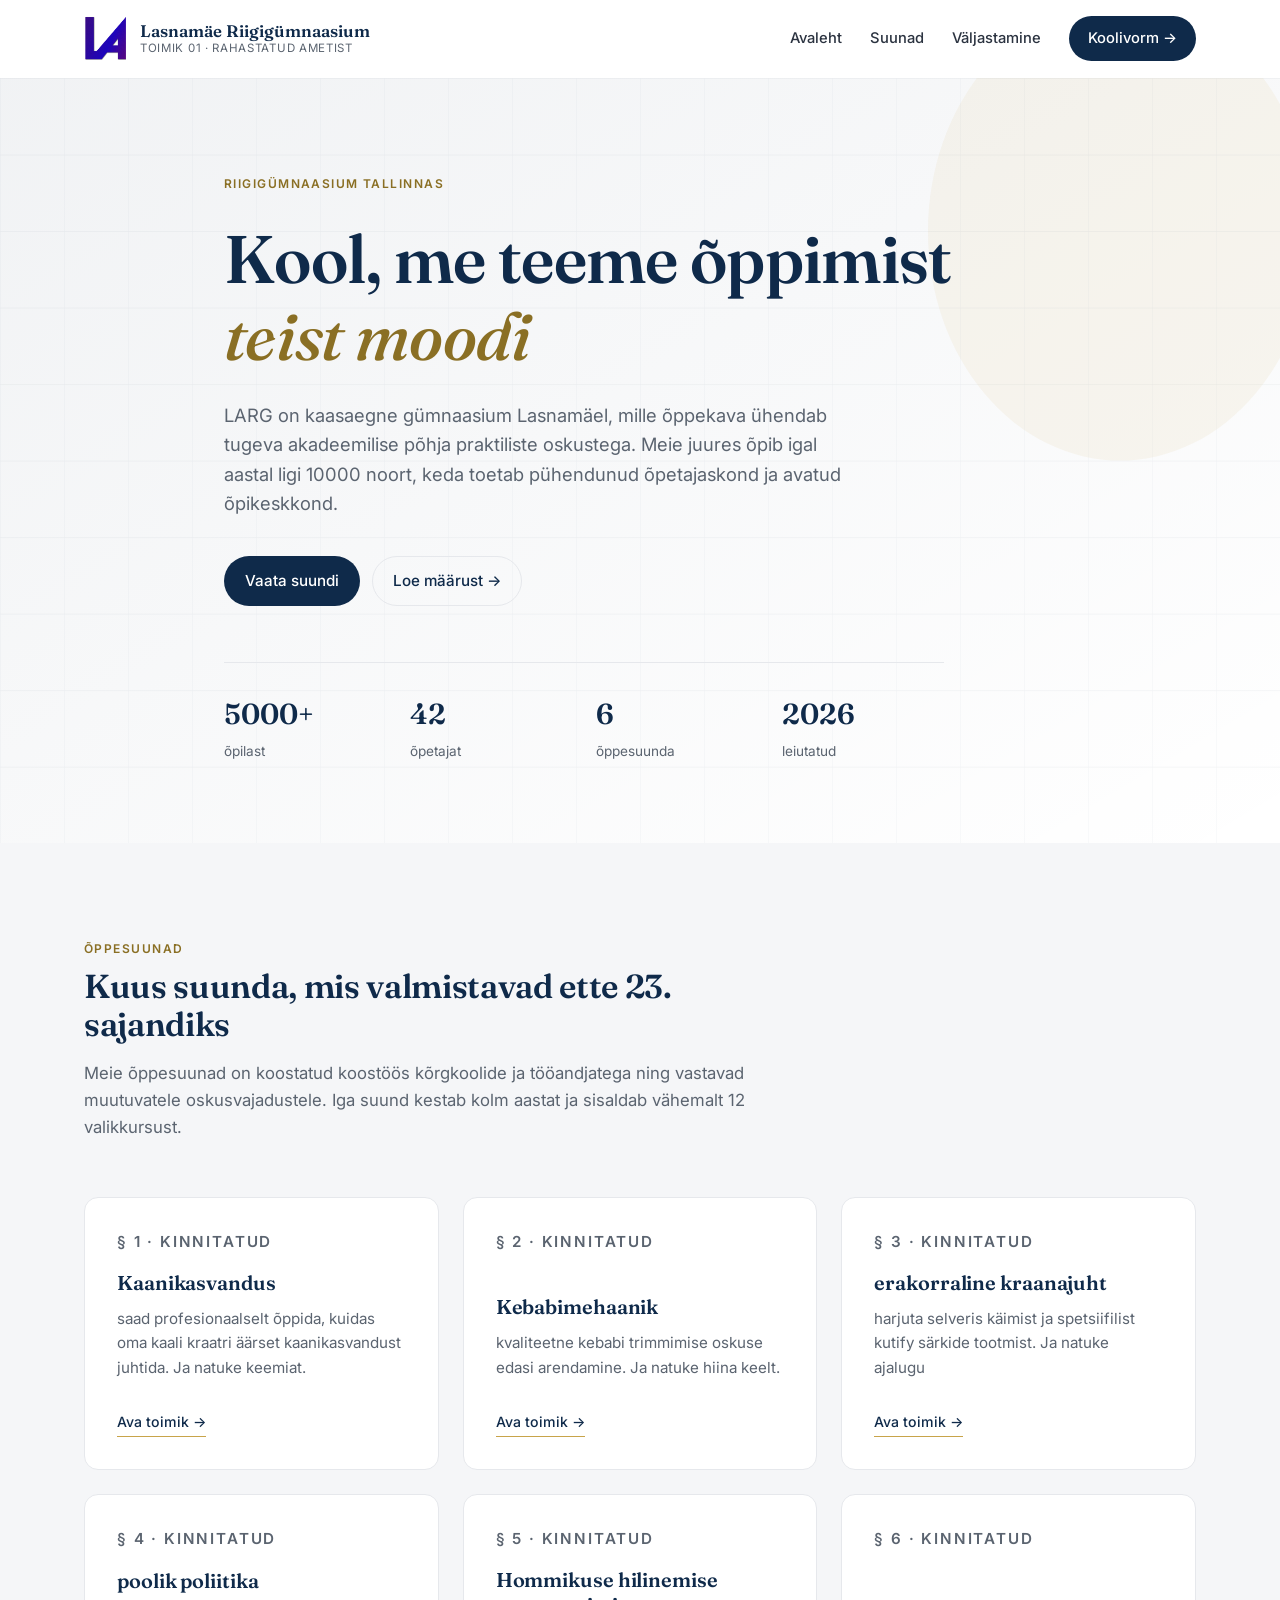
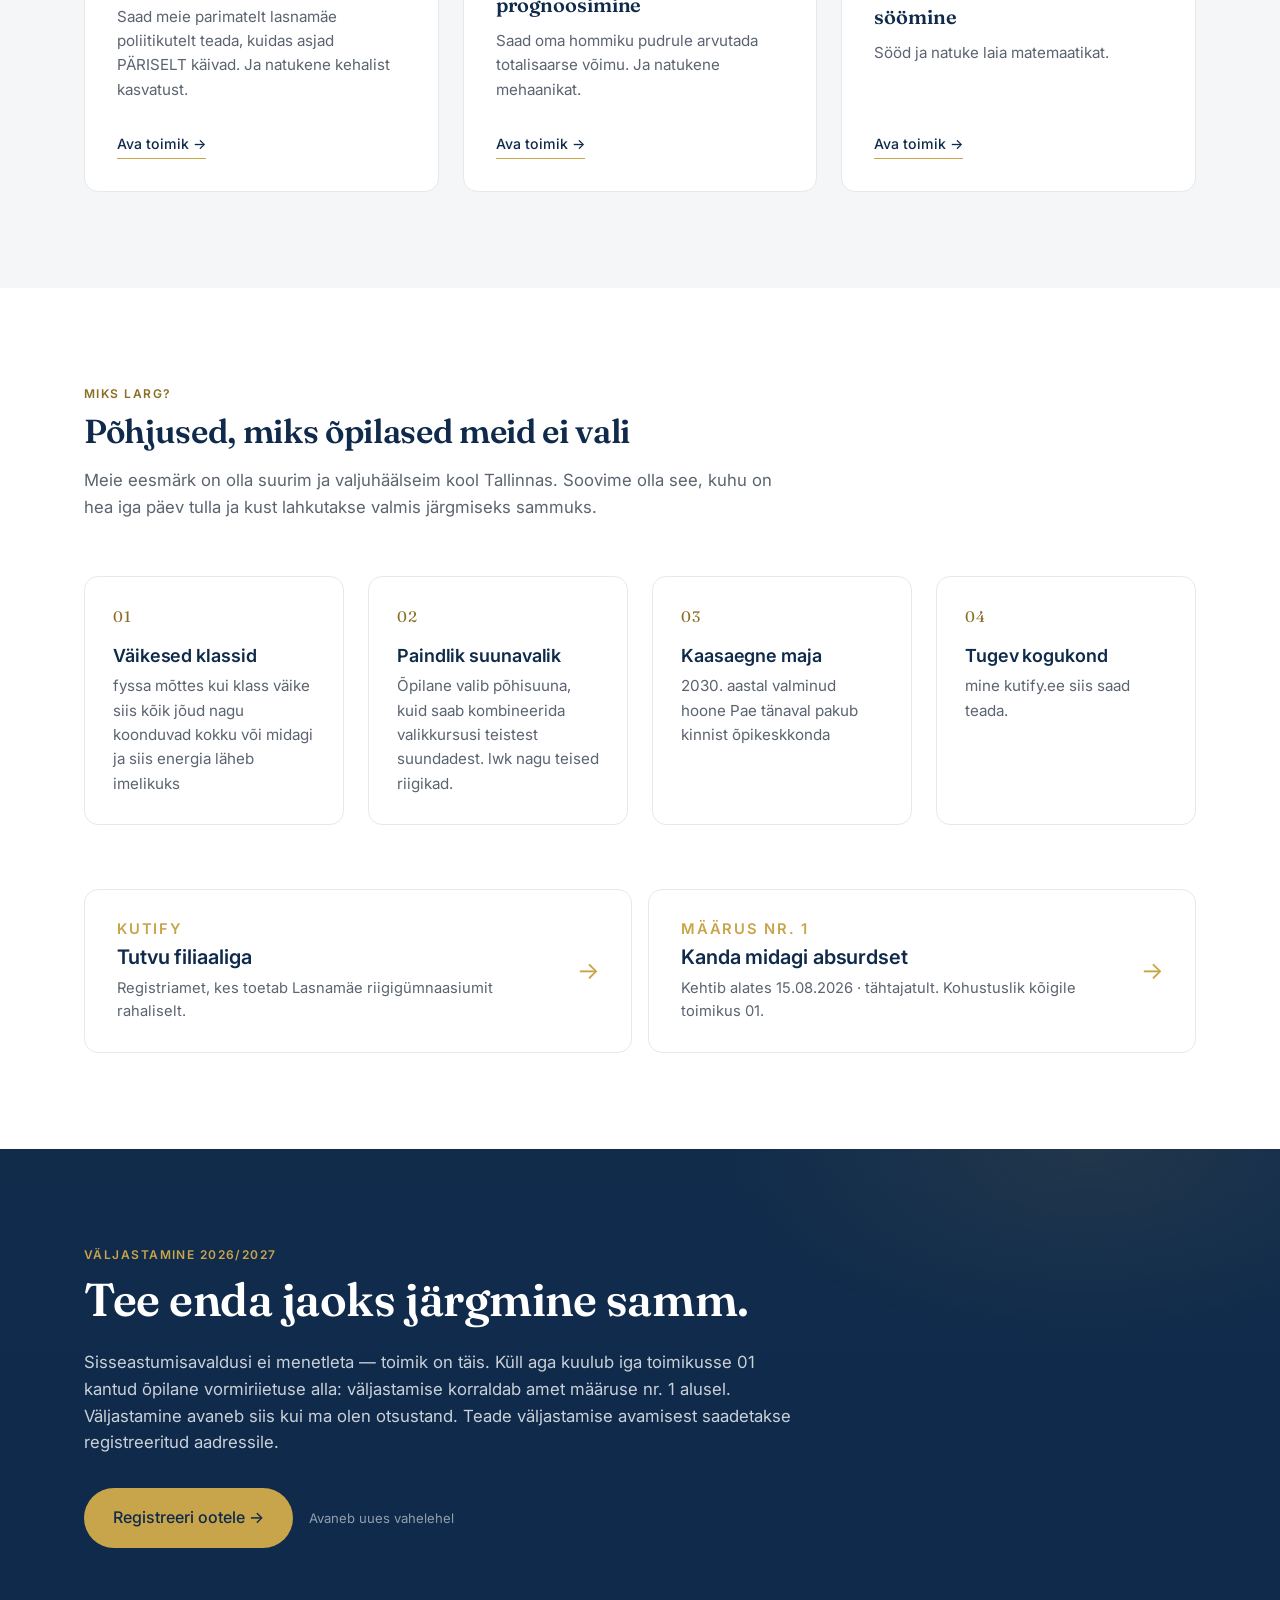
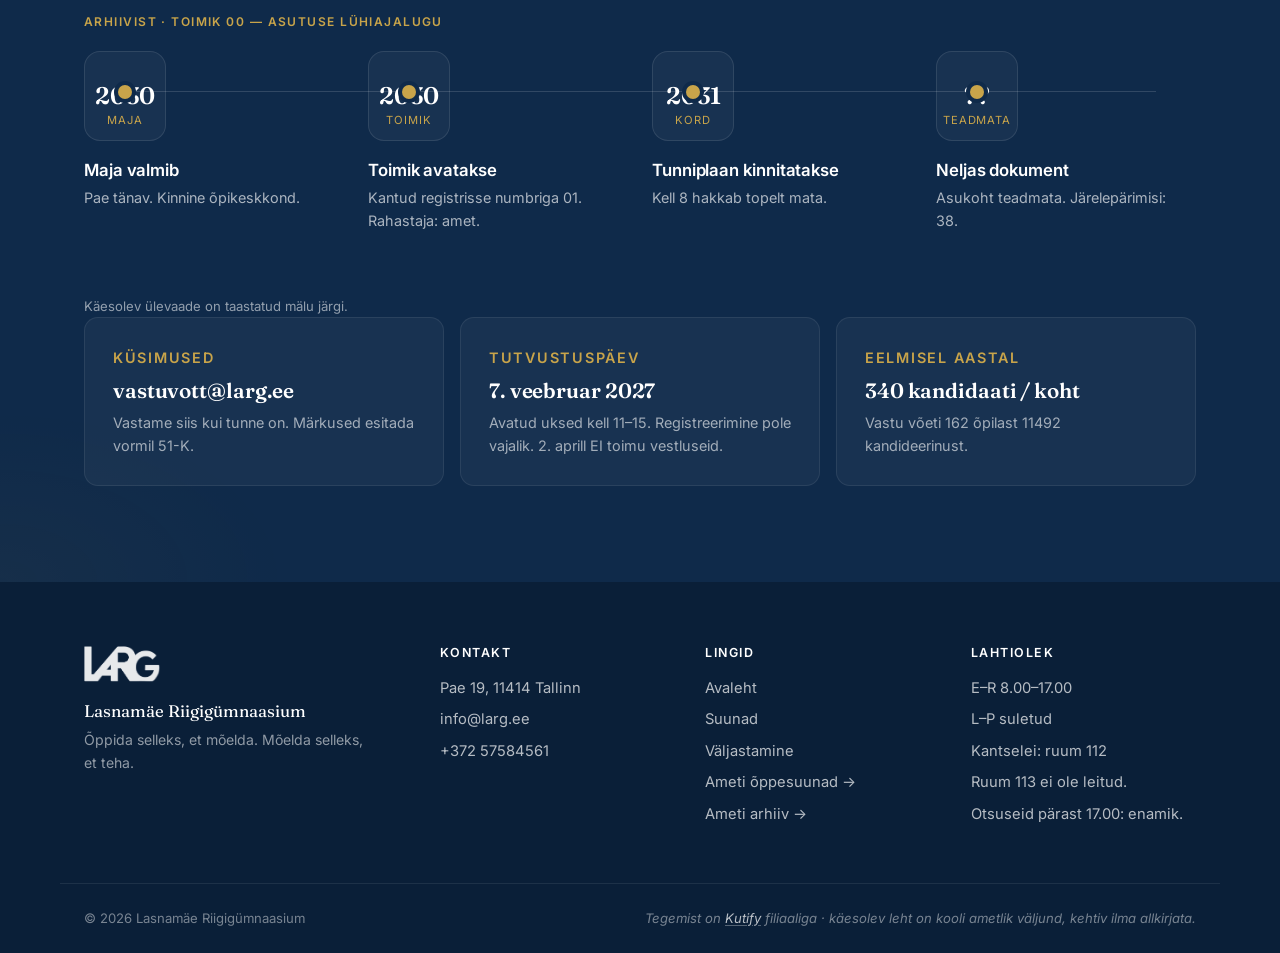
<file: index.html>
<!doctype html>
<html lang="et">
<head>
<meta charset="utf-8" />
<meta name="viewport" content="width=device-width, initial-scale=1" />
<title>Lasnamäe Riigigümnaasium — LARG</title>
<meta name="description" content="Lasnamäe Riigigümnaasium (LARG) — kaasaegne gümnaasium Tallinnas. Tutvu õppesuundadega ja kandideeri." />
<link rel="preconnect" href="https://fonts.googleapis.com" />
<link rel="preconnect" href="https://fonts.gstatic.com" crossorigin />
<link href="https://fonts.googleapis.com/css2?family=Inter:wght@400;500;600;700&family=Fraunces:wght@500;600&display=swap" rel="stylesheet" />
<link rel="stylesheet" href="style.css" />
<link rel="icon" href="favicon.ico" />
</head>
<body>
  <a class="skip" href="#main">Liigu sisu juurde</a>

  <header class="site-header" id="top">
    <div class="container header-inner">
      <a class="brand" href="#top" aria-label="LARG avaleht">
        <span class="brand-mark" aria-hidden="true">
          <img src="document.svg" alt="" width="44" height="44" />
        </span>
        <span class="brand-text">
          <span class="brand-title">Lasnamäe Riigigümnaasium</span>
          <span class="brand-sub">TOIMIK 01 · rahastatud ametist</span>
        </span>
      </a>

      <nav class="nav" aria-label="Põhinavigatsioon">
        <button class="nav-toggle" aria-expanded="false" aria-controls="primary-nav" aria-label="Ava menüü">
          <span></span><span></span><span></span>
        </button>
        <ul id="primary-nav" class="nav-list">
          <li><a href="#avaleht">Avaleht</a></li>
          <li><a href="#suunad">Suunad</a></li>
          <li><a href="#valjastamine">Väljastamine</a></li>
          <li><a class="btn btn-primary nav-cta" href="https://kutify.ee/collections/all?utm_source=larg&amp;utm_medium=nav-cta&amp;utm_campaign=toimik01" target="_blank" rel="noopener">Koolivorm →</a></li>
        </ul>
      </nav>
    </div>
  </header>

  <main id="main">

    <!-- HERO / AVALEHT -->
    <section class="hero" id="avaleht">
      <div class="hero-bg" aria-hidden="true">
        <svg viewBox="0 0 1200 600" preserveAspectRatio="none">
          <defs>
            <linearGradient id="g1" x1="0" x2="1" y1="0" y2="1">
              <stop offset="0%" stop-color="#0f2a4a" stop-opacity="0.06"/>
              <stop offset="100%" stop-color="#0f2a4a" stop-opacity="0"/>
            </linearGradient>
            <pattern id="grid" width="60" height="60" patternUnits="userSpaceOnUse">
              <path d="M60 0H0V60" fill="none" stroke="#0f2a4a" stroke-opacity="0.05" stroke-width="1"/>
            </pattern>
          </defs>
          <rect width="1200" height="600" fill="url(#grid)"/>
          <rect width="1200" height="600" fill="url(#g1)"/>
          <circle cx="1050" cy="120" r="180" fill="#c8a44a" fill-opacity="0.08"/>
        </svg>
      </div>
      <div class="container hero-inner">
        <p class="eyebrow">Riigigümnaasium Tallinnas</p>
        <h1 class="hero-title">Kool, me teeme õppimist <em>teist moodi</em> </h1>
        <p class="hero-lead">
          LARG on kaasaegne gümnaasium Lasnamäel, mille õppekava ühendab tugeva
          akadeemilise põhja praktiliste oskustega. Meie juures õpib igal
          aastal ligi 10000 noort, keda toetab pühendunud õpetajaskond ja avatud
          õpikeskkond.
        </p>
        <div class="hero-actions">
          <a class="btn btn-primary" href="#suunad">Vaata suundi</a>
          <a class="btn btn-ghost" href="https://kutify.ee/pages/maarus?utm_source=larg&amp;utm_medium=hero&amp;utm_campaign=toimik01" target="_blank" rel="noopener">Loe määrust →</a>
        </div>

        <dl class="hero-stats" aria-label="Koolist arvudes">
          <div><dt>5000+</dt><dd>õpilast</dd></div>
          <div><dt>42</dt><dd>õpetajat</dd></div>
          <div><dt>6</dt><dd>õppesuunda</dd></div>
          <div><dt>2026</dt><dd>leiutatud</dd></div>
        </dl>
      </div>
    </section>

    <!-- SUUNAD -->
    <section class="section section-alt" id="suunad" aria-labelledby="suunad-title">
      <div class="container">
        <header class="section-head">
          <p class="eyebrow">Õppesuunad</p>
          <h2 id="suunad-title">Kuus suunda, mis valmistavad ette 23. sajandiks</h2>
          <p class="section-lead">
            Meie õppesuunad on koostatud koostöös kõrgkoolide ja tööandjatega
            ning vastavad muutuvatele oskusvajadustele. Iga suund kestab kolm
            aastat ja sisaldab vähemalt 12 valikkursust.
          </p>
        </header>

        <div class="cards">
          <article class="card">
            <p class="card-tag">§ 1 · Kinnitatud</p>
            <h3>Kaanikasvandus</h3>
            <p>saad profesionaalselt õppida, kuidas oma kaali kraatri äärset kaanikasvandust juhtida. Ja natuke keemiat.</p>
            <a class="card-link" href="https://kutify.ee/pages/suund-kaanikasvandus?utm_source=larg&amp;utm_medium=suund&amp;utm_campaign=toimik01" target="_blank" rel="noopener">Ava toimik →</a>
          </article>

          <article class="card">
            <p class="card-tag">§ 2 · Kinnitatud</p>
            <h3>Kebabimehaanik</h3>
            <p>kvaliteetne kebabi trimmimise oskuse edasi arendamine. Ja natuke hiina keelt.</p>
            <a class="card-link" href="https://kutify.ee/pages/suund-kebabimehaanik?utm_source=larg&amp;utm_medium=suund&amp;utm_campaign=toimik01" target="_blank" rel="noopener">Ava toimik →</a>
          </article>

          <article class="card">
            <p class="card-tag">§ 3 · Kinnitatud</p>
            <h3>erakorraline kraanajuht</h3>
            <p>harjuta selveris käimist ja spetsiifilist kutify särkide tootmist. Ja natuke ajalugu</p>
            <a class="card-link" href="https://kutify.ee/pages/suund-kraanajuht?utm_source=larg&amp;utm_medium=suund&amp;utm_campaign=toimik01" target="_blank" rel="noopener">Ava toimik →</a>
          </article>

          <article class="card">
            <p class="card-tag">§ 4 · Kinnitatud</p>
            <h3>poolik poliitika</h3>
            <p>Saad meie parimatelt lasnamäe poliitikutelt teada, kuidas asjad PÄRISELT käivad. Ja natukene kehalist kasvatust.</p>
            <a class="card-link" href="https://kutify.ee/pages/suund-poolik-poliitika?utm_source=larg&amp;utm_medium=suund&amp;utm_campaign=toimik01" target="_blank" rel="noopener">Ava toimik →</a>
          </article>

          <article class="card">
            <p class="card-tag">§ 5 · Kinnitatud</p>
            <h3>Hommikuse hilinemise prognoosimine</h3>
            <p>Saad oma hommiku pudrule arvutada totalisaarse võimu. Ja natukene mehaanikat.</p>
            <a class="card-link" href="https://kutify.ee/pages/suund-hilinemine?utm_source=larg&amp;utm_medium=suund&amp;utm_campaign=toimik01" target="_blank" rel="noopener">Ava toimik →</a>
          </article>

          <article class="card">
            <p class="card-tag">§ 6 · Kinnitatud</p>
            <h3>söömine</h3>
            <p>Sööd ja natuke laia matemaatikat.</p>
            <a class="card-link" href="https://kutify.ee/pages/suund-soomine?utm_source=larg&amp;utm_medium=suund&amp;utm_campaign=toimik01" target="_blank" rel="noopener">Ava toimik →</a>
          </article>
        </div>
      </div>
    </section>
	      <!-- MIKS LARG -->
    <section class="section" aria-labelledby="miks-title">
      <div class="container">
        <header class="section-head">
          <p class="eyebrow">Miks LARG?</p>
          <h2 id="miks-title">Põhjused, miks õpilased meid ei vali</h2>
          <p class="section-lead">
            Meie eesmärk on olla suurim ja valjuhäälseim kool Tallinnas.
            Soovime olla see, kuhu on hea iga päev tulla ja kust lahkutakse
            valmis järgmiseks sammuks.
          </p>
        </header>

        <div class="features">
          <article class="feature">
            <span class="feature-num">01</span>
            <h3>Väikesed klassid</h3>
            <p>fyssa mõttes kui klass väike siis kõik jõud nagu koonduvad kokku või midagi ja siis energia läheb imelikuks</p>
          </article>
          <article class="feature">
            <span class="feature-num">02</span>
            <h3>Paindlik suunavalik</h3>
            <p>Õpilane valib põhisuuna, kuid saab kombineerida valikkursusi
              teistest suundadest. lwk nagu teised riigikad.</p>
          </article>
          <article class="feature">
            <span class="feature-num">03</span>
            <h3>Kaasaegne maja</h3>
            <p>2030. aastal valminud hoone Pae tänaval pakub kinnist õpikeskkonda</p>
          </article>
          <article class="feature">
            <span class="feature-num">04</span>
            <h3>Tugev kogukond</h3>
            <p>mine kutify.ee siis saad teada.</p>
          </article>
        </div>

        <div class="quicklinks">
          <a href="https://kutify.ee" target="_blank" rel="noopener" class="quicklink quicklink-accent">
            <div>
              <p class="eyebrow">Kutify</p>
              <h3>Tutvu filiaaliga</h3>
              <p>Registriamet, kes toetab Lasnamäe riigigümnaasiumit rahaliselt.</p>
            </div>
            <span class="arrow" aria-hidden="true">→</span>
          </a>
          <a href="https://kutify.ee/pages/maarus?utm_source=larg&amp;utm_medium=quicklink&amp;utm_campaign=toimik01" target="_blank" rel="noopener" class="quicklink quicklink-accent">
            <div>
              <p class="eyebrow">Määrus nr. 1</p>
              <h3>Kanda midagi absurdset</h3>
              <p>Kehtib alates 15.08.2026 · tähtajatult. Kohustuslik kõigile toimikus 01.</p>
            </div>
            <span class="arrow" aria-hidden="true">→</span>
          </a>
        </div>
      </div>
    </section>

    <!-- KANDIDEERIMINE -->
    <section class="section apply" id="valjastamine" aria-labelledby="kand-title">
      <div class="apply-bg" aria-hidden="true"></div>
      <div class="container apply-inner">
        <div class="apply-head">
          <p class="eyebrow">Väljastamine 2026/2027</p>
          <h2 id="kand-title">Tee enda jaoks järgmine samm.</h2>
          <p class="apply-text">
            Sisseastumisavaldusi ei menetleta — toimik on täis. Küll aga kuulub iga toimikusse 01
            kantud õpilane vormiriietuse alla: väljastamise korraldab amet määruse nr. 1 alusel.
            Väljastamine avaneb siis kui ma olen otsustand. Teade väljastamise avamisest
            saadetakse registreeritud aadressile.
          </p>
          <div class="apply-actions">
            <a class="btn btn-primary btn-lg" href="https://kutify.ee/collections/larg?utm_source=larg&amp;utm_medium=valjastamine-cta&amp;utm_campaign=toimik01" target="_blank" rel="noopener">
              Registreeri ootele →
            </a>
            <p class="apply-meta">Avaneb uues vahelehel </p>
          </div>
        </div>

        <p class="eyebrow timeline-label">Arhiivist · toimik 00 — asutuse lühiajalugu</p>

        <ol class="timeline" aria-label="Asutuse lühiajalugu">
          <li class="timeline-item">
            <div class="timeline-date"><span class="day">2030</span><span class="mon">Maja</span></div>
            <div class="timeline-body">
              <h3>Maja valmib</h3>
              <p>Pae tänav. Kinnine õpikeskkond.</p>
            </div>
          </li>
          <li class="timeline-item">
            <div class="timeline-date"><span class="day">2030</span><span class="mon">Toimik</span></div>
            <div class="timeline-body">
              <h3>Toimik avatakse</h3>
              <p>Kantud registrisse numbriga 01. Rahastaja: amet.</p>
            </div>
          </li>
          <li class="timeline-item">
            <div class="timeline-date"><span class="day">2031</span><span class="mon">Kord</span></div>
            <div class="timeline-body">
              <h3>Tunniplaan kinnitatakse</h3>
              <p>Kell 8 hakkab topelt mata.</p>
            </div>
          </li>
          <li class="timeline-item">
            <div class="timeline-date"><span class="day">??</span><span class="mon">Teadmata</span></div>
            <div class="timeline-body">
              <h3>Neljas dokument</h3>
              <p>Asukoht teadmata. Järelepärimisi: 38.</p>
            </div>
          </li>
        </ol>

        <p class="apply-meta">Käesolev ülevaade on taastatud mälu järgi.</p>

        <div class="apply-grid">
          <a class="apply-tile" href="mailto:vastuvott@larg.ee">
            <p class="eyebrow">Küsimused</p>
            <h3>vastuvott@larg.ee</h3>
            <p>Vastame siis kui tunne on. Märkused esitada vormil 51-K.</p>
          </a>
          <div class="apply-tile">
            <p class="eyebrow">Tutvustuspäev</p>
            <h3>7. veebruar 2027</h3>
            <p>Avatud uksed kell 11–15. Registreerimine pole vajalik. 2. aprill EI toimu vestluseid.</p>
          </div>
          <div class="apply-tile">
            <p class="eyebrow">Eelmisel aastal</p>
            <h3>340 kandidaati / koht</h3>
            <p>Vastu võeti 162 õpilast 11492 kandideerinust.</p>
          </div>
        </div>
      </div>
    </section>

  </main>

  <footer class="site-footer">
    <div class="container footer-inner">
      <div class="footer-brand">
        <span class="brand-mark" aria-hidden="true">
          <img src="logo.svg" alt="" width="76" height="36" style="filter:brightness(0) invert(1);opacity:.9" />
        </span>
        <p class="footer-name">Lasnamäe Riigigümnaasium</p>
        <p class="footer-tag">Õppida selleks, et mõelda. Mõelda selleks, et teha.</p>
      </div>

      <div class="footer-col">
        <h4>Kontakt</h4>
        <p>Pae 19, 11414 Tallinn</p>
        <p><a href="mailto:info@larg.ee">info@larg.ee</a></p>
        <p><a href="tel:+37257584561">+372 57584561</a></p>
      </div>

      <div class="footer-col">
        <h4>Lingid</h4>
        <ul>
          <li><a href="#avaleht">Avaleht</a></li>
          <li><a href="#suunad">Suunad</a></li>
          <li><a href="#valjastamine">Väljastamine</a></li>
          <li><a href="https://kutify.ee/pages/oppesuunad?utm_source=larg&amp;utm_medium=footer&amp;utm_campaign=toimik01" target="_blank" rel="noopener">Ameti õppesuunad →</a></li>
          <li><a href="https://kutify.ee/pages/arhiiv-tagasi-lukatud?utm_source=larg&amp;utm_medium=footer&amp;utm_campaign=toimik01" target="_blank" rel="noopener">Ameti arhiiv →</a></li>
        </ul>
      </div>

      <div class="footer-col">
        <h4>Lahtiolek</h4>
        <p>E–R 8.00–17.00</p>
        <p>L–P suletud</p>
        <p>Kantselei: ruum 112</p>
        <p>Ruum 113 ei ole leitud.</p>
        <p>Otsuseid pärast 17.00: enamik.</p>
      </div>
    </div>

    <div class="container footer-bottom">
      <p>© 2026 Lasnamäe Riigigümnaasium</p>
      <p class="disclaimer">Tegemist on <a href="https://kutify.ee?utm_source=larg&amp;utm_medium=footer-disclaimer&amp;utm_campaign=toimik01" target="_blank" rel="noopener">Kutify</a> filiaaliga · käesolev leht on kooli ametlik väljund, kehtiv ilma allkirjata.</p>
    </div>
  </footer>

  <script src="script.js"></script>
</body>
</html>
</file>
<file: style.css>
/* LARG — staatiline veebileht */
:root {
  --bg: #ffffff;
  --bg-alt: #f5f6f8;
  --ink: #0f2a4a;
  --ink-2: #1a3a63;
  --text: #2b3340;
  --muted: #5b6470;
  --line: #e6e8ec;
  --accent: #c8a44a;
  --accent-ink: #8a6f24;
  --radius: 14px;
  --shadow-sm: 0 1px 2px rgba(15, 42, 74, 0.04);
  --shadow-md: 0 8px 28px -12px rgba(15, 42, 74, 0.18);
  --maxw: 1160px;
  --t: 200ms ease;
}

*, *::before, *::after { box-sizing: border-box; }
html { scroll-behavior: smooth; }
body {
  margin: 0;
  font-family: 'Inter', system-ui, -apple-system, Segoe UI, Roboto, sans-serif;
  font-size: 16px;
  line-height: 1.6;
  color: var(--text);
  background: var(--bg);
  -webkit-font-smoothing: antialiased;
}
img, svg { display: block; max-width: 100%; }
a { color: var(--ink); text-decoration: none; }
a:hover { color: var(--accent-ink); }

h1, h2, h3, h4 {
  font-family: 'Fraunces', 'Inter', Georgia, serif;
  color: var(--ink);
  font-weight: 600;
  letter-spacing: -0.01em;
  line-height: 1.15;
  margin: 0 0 0.5em;
}
h2 { font-size: clamp(1.75rem, 2.6vw, 2.4rem); }
h3 { font-family: 'Inter', sans-serif; font-weight: 600; font-size: 1.125rem; letter-spacing: -0.005em; }
p { margin: 0 0 1em; }

.container { width: 100%; max-width: var(--maxw); margin: 0 auto; padding: 0 24px; }

.eyebrow {
  font-size: 0.75rem;
  font-weight: 600;
  letter-spacing: 0.12em;
  text-transform: uppercase;
  color: var(--accent-ink);
  margin: 0 0 0.75em;
}

.skip {
  position: absolute; left: -9999px; top: 0;
  background: var(--ink); color: #fff; padding: 12px 16px; z-index: 100;
}
.skip:focus { left: 16px; top: 16px; }

/* Buttons */
.btn {
  display: inline-flex; align-items: center; justify-content: center;
  gap: 8px;
  padding: 12px 20px;
  font-weight: 500;
  font-size: 0.95rem;
  border-radius: 999px;
  border: 1px solid transparent;
  transition: background var(--t), color var(--t), border-color var(--t), transform var(--t);
  cursor: pointer;
  white-space: nowrap;
}
.btn-primary { background: var(--ink); color: #fff; }
.btn-primary:hover { background: var(--ink-2); color: #fff; }
.btn-ghost { background: transparent; color: var(--ink); border-color: var(--line); }
.btn-ghost:hover { border-color: var(--ink); color: var(--ink); }
.btn-lg { padding: 16px 28px; font-size: 1rem; }

/* Header */
.site-header {
  position: sticky; top: 0; z-index: 50;
  background: rgba(255,255,255,0.92);
  backdrop-filter: saturate(180%) blur(10px);
  border-bottom: 1px solid transparent;
  transition: border-color var(--t), box-shadow var(--t);
}
.site-header.scrolled {
  border-bottom-color: var(--line);
  box-shadow: var(--shadow-sm);
}
.header-inner {
  display: flex; align-items: center; justify-content: space-between;
  padding: 16px 24px;
  gap: 24px;
}
.brand { display: flex; align-items: center; gap: 12px; color: var(--ink); }
.brand-mark { display: inline-flex; }
.brand-text { display: flex; flex-direction: column; line-height: 1.1; }
.brand-title {
  font-family: 'Fraunces', serif; font-weight: 600; font-size: 1.05rem;
  color: var(--ink);
}
.brand-sub { font-size: 0.72rem; color: var(--muted); letter-spacing: 0.06em; text-transform: uppercase; margin-top: 2px;}

.nav { display: flex; align-items: center; }
.nav-list {
  display: flex; align-items: center; gap: 28px;
  list-style: none; margin: 0; padding: 0;
}
.nav-list a {
  font-size: 0.92rem; color: var(--text); font-weight: 500;
  padding: 6px 0;
  border-bottom: 1px solid transparent;
}
.nav-list a:hover { color: var(--ink); border-bottom-color: var(--accent); }
.nav-list a.nav-cta,
.nav-list a.nav-cta:hover { color: #fff; border-bottom: none; padding: 10px 18px; }
.nav-list a.nav-cta { transition: background var(--t); }

.nav-toggle {
  display: none;
  background: none; border: none; cursor: pointer;
  width: 40px; height: 40px; padding: 8px;
  flex-direction: column; justify-content: space-between;
}
.nav-toggle span {
  display: block; height: 2px; background: var(--ink); border-radius: 2px;
  transition: transform var(--t), opacity var(--t);
}

/* Hero */
.hero { position: relative; overflow: hidden; padding: 96px 0 80px; }
.hero-bg { position: absolute; inset: 0; z-index: 0; }
.hero-bg svg { width: 100%; height: 100%; }
.hero-inner { position: relative; z-index: 1; max-width: 880px; }
.hero-title {
  font-size: clamp(2.4rem, 5.4vw, 4.2rem);
  margin: 0.4em 0 0.4em;
}
.hero-title em { font-style: italic; color: var(--accent-ink); font-weight: 500; }
.hero-lead {
  font-size: 1.15rem; color: var(--muted); max-width: 640px;
  margin-bottom: 2em;
}
.hero-actions { display: flex; flex-wrap: wrap; gap: 12px; margin-bottom: 56px; }

.hero-stats {
  display: grid; grid-template-columns: repeat(4, minmax(0,1fr));
  gap: 24px;
  border-top: 1px solid var(--line);
  padding-top: 28px;
  margin: 0; max-width: 720px;
}
.hero-stats div { display: flex; flex-direction: column; }
.hero-stats dt {
  font-family: 'Fraunces', serif; font-size: 1.8rem; font-weight: 600;
  color: var(--ink);
}
.hero-stats dd { margin: 4px 0 0; font-size: 0.85rem; color: var(--muted); }

/* Sections */
.section { padding: 96px 0; }
.section-alt { background: var(--bg-alt); }
.section-head { max-width: 720px; margin: 0 0 56px; }
.section-lead { color: var(--muted); font-size: 1.05rem; }

/* Features */
.features {
  display: grid; gap: 24px;
  grid-template-columns: repeat(auto-fit, minmax(240px, 1fr));
  margin-bottom: 64px;
}
.feature {
  padding: 28px;
  border: 1px solid var(--line);
  border-radius: var(--radius);
  background: #fff;
  transition: border-color var(--t), transform var(--t);
}
.feature:hover { border-color: var(--ink); transform: translateY(-2px); }
.feature-num {
  font-family: 'Fraunces', serif; font-size: 0.95rem; color: var(--accent-ink);
  display: block; margin-bottom: 16px; letter-spacing: 0.04em;
}
.feature h3 { margin-bottom: 8px; }
.feature p { color: var(--muted); font-size: 0.95rem; margin: 0; }

/* Quick links */
.quicklinks {
  display: grid; gap: 16px;
  grid-template-columns: repeat(auto-fit, minmax(280px, 1fr));
}
.quicklink {
  display: flex; align-items: center; justify-content: space-between;
  gap: 24px;
  padding: 28px 32px;
  background: var(--ink);
  color: #fff;
  border-radius: var(--radius);
  transition: transform var(--t), background var(--t);
}
.quicklink:hover { background: var(--ink-2); color: #fff; transform: translateY(-2px); }
.quicklink h3 { color: #fff; margin: 4px 0 8px; font-size: 1.25rem; }
.quicklink p { color: rgba(255,255,255,0.75); font-size: 0.92rem; margin: 0; }
.quicklink .eyebrow { color: var(--accent); }
.quicklink .arrow {
  font-size: 1.5rem; color: var(--accent);
  transition: transform var(--t);
}
.quicklink:hover .arrow { transform: translateX(4px); }
.quicklink-accent { background: #fff; color: var(--ink); border: 1px solid var(--line); }
.quicklink-accent:hover { background: #fff; color: var(--ink); border-color: var(--ink); }
.quicklink-accent h3 { color: var(--ink); }
.quicklink-accent p { color: var(--muted); }

/* Cards (suunad) */
.cards {
  display: grid; gap: 24px;
  grid-template-columns: repeat(auto-fit, minmax(280px, 1fr));
}
.card {
  background: #fff;
  border: 1px solid var(--line);
  border-radius: var(--radius);
  padding: 32px;
  display: flex; flex-direction: column;
  transition: border-color var(--t), transform var(--t), box-shadow var(--t);
}
.card:hover { border-color: var(--ink); transform: translateY(-3px); box-shadow: var(--shadow-md); }
.card-tag {
  font-size: 0.7rem; font-weight: 600; letter-spacing: 0.12em; text-transform: uppercase;
  color: var(--accent-ink); margin: 0 0 16px;
}
.card h3 {
  font-family: 'Fraunces', serif; font-size: 1.25rem; line-height: 1.25;
  margin-bottom: 12px; color: var(--ink);
}
.card p { color: var(--muted); font-size: 0.95rem; flex: 1; }
.card-link {
  margin-top: 16px;
  font-size: 0.88rem; font-weight: 500; color: var(--ink);
  border-bottom: 1px solid var(--accent);
  align-self: flex-start;
  padding-bottom: 2px;
}
.card-link:hover { color: var(--accent-ink); }

/* Apply */
.apply { position: relative; background: var(--ink); color: #fff; overflow: hidden; }
.apply-bg {
  position: absolute; inset: 0; pointer-events: none; opacity: 0.5;
  background:
    radial-gradient(600px 320px at 85% 0%, rgba(200,164,74,0.18), transparent 60%),
    radial-gradient(500px 300px at 0% 100%, rgba(200,164,74,0.08), transparent 60%),
    linear-gradient(180deg, rgba(255,255,255,0.02), transparent 40%);
}
.apply-inner { position: relative; max-width: var(--maxw); margin: 0 auto; }
.apply h2 { color: #fff; font-size: clamp(2rem, 3.6vw, 3rem); }
.apply .eyebrow { color: var(--accent); }
.apply-head { max-width: 720px; margin: 0 0 64px; }
.apply-text { color: rgba(255,255,255,0.78); font-size: 1.05rem; }
.apply-text a { color: var(--accent); border-bottom: 1px solid rgba(200,164,74,0.4); }
.apply-text a:hover { color: #fff; }
.apply-actions { margin: 32px 0 0; display: flex; flex-wrap: wrap; align-items: center; gap: 16px; }
.apply .btn-primary { background: var(--accent); color: var(--ink); }
.apply .btn-primary:hover { background: #d8b35a; color: var(--ink); transform: translateY(-1px); }
.apply-meta { font-size: 0.82rem; color: rgba(255,255,255,0.55); margin: 0; }
.timeline-label { margin: 48px 0 20px; }

/* Timeline */
.timeline {
  list-style: none; padding: 0; margin: 0 0 64px;
  display: grid; gap: 24px;
  grid-template-columns: repeat(4, 1fr);
  position: relative;
}
.timeline::before {
  content: ""; position: absolute; left: 40px; right: 40px; top: 40px;
  height: 1px; background: rgba(255,255,255,0.14);
}
.timeline-item { position: relative; padding: 0 20px 0 0; }
.timeline-item::before {
  content: ""; position: absolute; top: 34px; left: 34px;
  width: 14px; height: 14px; border-radius: 50%;
  background: var(--accent); box-shadow: 0 0 0 4px var(--ink);
  z-index: 2;
}
.timeline-date {
  position: relative;
  display: inline-flex; flex-direction: column; align-items: center; justify-content: center;
  width: 82px; min-height: 82px; border-radius: 16px;
  background: rgba(255,255,255,0.04);
  border: 1px solid rgba(255,255,255,0.1);
  margin-bottom: 20px;
  padding: 28px 0 10px;
}
.timeline-date .day { margin-top: 4px; }
.timeline-date .day {
  font-family: 'Fraunces', serif; font-size: 1.5rem; font-weight: 600; color: #fff;
  line-height: 1;
}
.timeline-date .mon {
  font-size: 0.7rem; color: var(--accent); margin-top: 4px;
  letter-spacing: 0.08em; text-transform: uppercase;
}
.timeline-body h3 { color: #fff; font-size: 1.05rem; margin: 0 0 6px; }
.timeline-body p { color: rgba(255,255,255,0.65); font-size: 0.9rem; margin: 0; }

/* Apply tiles */
.apply-grid {
  display: grid; gap: 16px;
  grid-template-columns: repeat(3, 1fr);
}
.apply-tile {
  display: block;
  padding: 28px;
  border-radius: var(--radius);
  background: rgba(255,255,255,0.04);
  border: 1px solid rgba(255,255,255,0.08);
  color: rgba(255,255,255,0.75);
  transition: background var(--t), border-color var(--t), transform var(--t);
}
a.apply-tile:hover { background: rgba(255,255,255,0.07); border-color: var(--accent); transform: translateY(-2px); color: rgba(255,255,255,0.85); }
.apply-tile .eyebrow { color: var(--accent); margin-bottom: 10px; }
.apply-tile h3 {
  color: #fff; font-family: 'Fraunces', serif; font-size: 1.3rem; margin: 0 0 8px;
}
.apply-tile p { margin: 0; font-size: 0.9rem; color: rgba(255,255,255,0.6); }

/* Footer */
.site-footer {
  background: #0a1f38; color: rgba(255,255,255,0.7);
  padding: 64px 0 24px;
  font-size: 0.92rem;
}
.footer-inner {
  display: grid; gap: 40px;
  grid-template-columns: 1.4fr 1fr 1fr 1fr;
  padding-bottom: 48px;
  border-bottom: 1px solid rgba(255,255,255,0.08);
}
.footer-brand .brand-mark { margin-bottom: 16px; }
.footer-name { color: #fff; font-family: 'Fraunces', serif; font-size: 1.05rem; margin: 0 0 4px; }
.footer-tag { color: rgba(255,255,255,0.55); font-size: 0.88rem; max-width: 280px; }
.footer-col h4 {
  color: #fff; font-family: 'Inter', sans-serif; font-size: 0.78rem;
  font-weight: 600; letter-spacing: 0.12em; text-transform: uppercase;
  margin: 0 0 16px;
}
.footer-col p, .footer-col li { margin: 0 0 8px; }
.footer-col ul { list-style: none; padding: 0; margin: 0; }
.footer-col a { color: rgba(255,255,255,0.7); }
.footer-col a:hover { color: var(--accent); }

.footer-bottom {
  display: flex; justify-content: space-between; align-items: center;
  padding-top: 24px; font-size: 0.82rem; color: rgba(255,255,255,0.45);
  flex-wrap: wrap; gap: 8px;
}
.footer-bottom p { margin: 0; }
.disclaimer { font-style: italic; }
.footer-bottom a {
  color: rgba(255,255,255,0.72);
  text-decoration: underline;
  text-underline-offset: 2px;
  text-decoration-color: rgba(255,255,255,0.3);
}
.footer-bottom a:hover {
  color: var(--accent);
  text-decoration-color: var(--accent);
}

/* Mobile */
@media (max-width: 880px) {
  .nav-toggle { display: flex; }
  .nav-list {
    position: absolute; top: 100%; right: 16px; left: 16px;
    flex-direction: column; align-items: stretch; gap: 4px;
    background: #fff; border: 1px solid var(--line);
    border-radius: var(--radius);
    padding: 16px; margin-top: 8px;
    box-shadow: var(--shadow-md);
    display: none;
  }
  .nav-list.open { display: flex; }
  .nav-list li { width: 100%; }
  .nav-list a { display: block; padding: 10px 12px; }
  .nav-cta { text-align: center; margin-top: 8px; }
  .header-inner { position: relative; }

  .hero { padding: 64px 0 56px; }
  .section { padding: 64px 0; }
  .section-head { margin-bottom: 40px; }
  .hero-stats { grid-template-columns: repeat(2, 1fr); gap: 20px; }
  .footer-inner { grid-template-columns: 1fr 1fr; }
  .timeline { grid-template-columns: 1fr 1fr; gap: 32px 16px; }
  .timeline::before { display: none; }
  .apply-grid { grid-template-columns: 1fr; }
}

@media (max-width: 520px) {
  .footer-inner { grid-template-columns: 1fr; gap: 32px; }
  .brand-sub { display: none; }
  .hero-stats { grid-template-columns: 1fr 1fr; }
}
</file>
